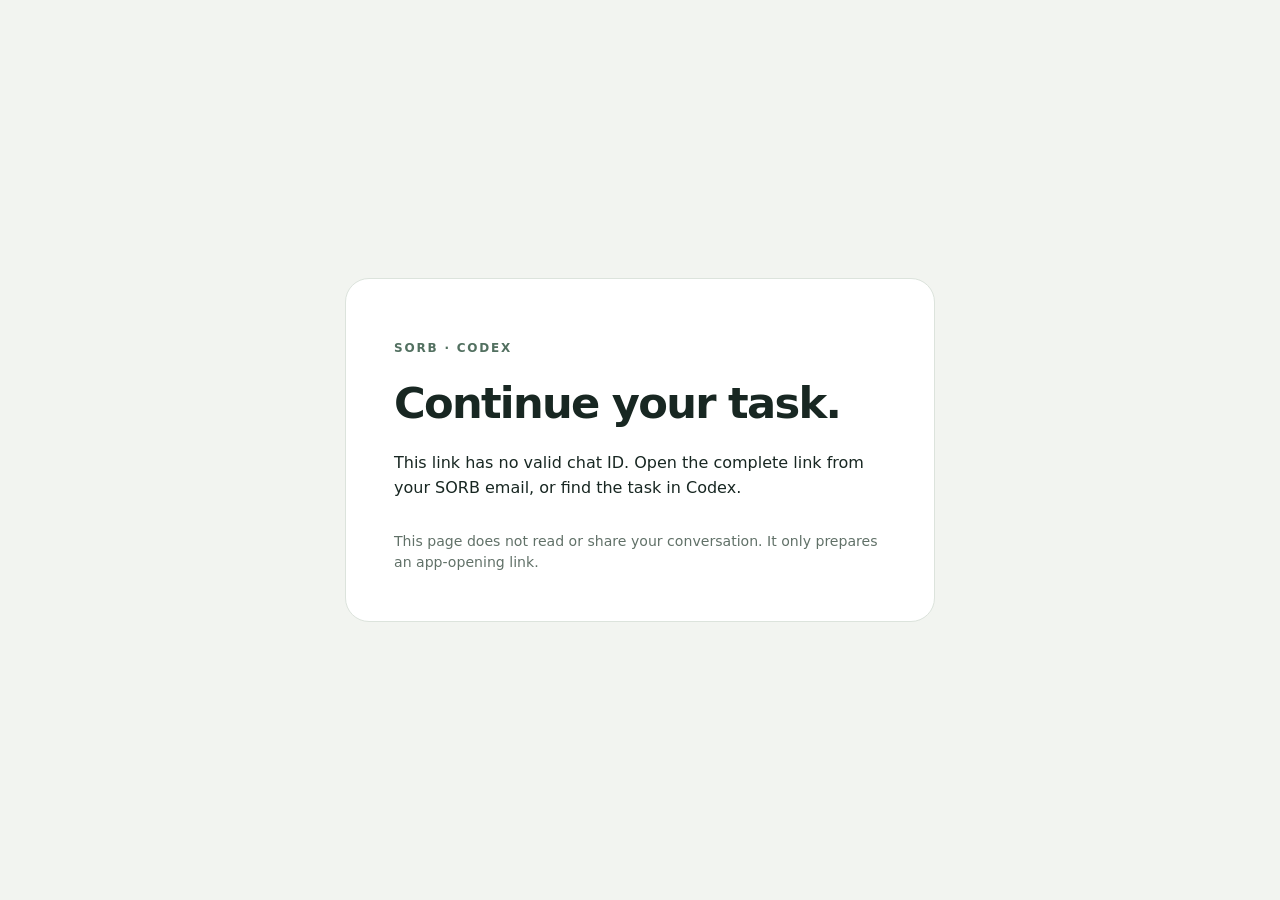
<file: index.html>
<!doctype html>
<html lang="en">
<head>
  <meta charset="utf-8">
  <meta name="viewport" content="width=device-width, initial-scale=1">
  <meta name="referrer" content="no-referrer">
  <meta name="robots" content="noindex, nofollow">
  <meta http-equiv="Content-Security-Policy" content="default-src 'none'; script-src 'self'; style-src 'self'; base-uri 'none'; form-action 'none'; connect-src 'none'">
  <title>Open your Codex chat</title>
  <link rel="stylesheet" href="styles.css">
  <script type="module" src="launch.js?v=button-pc-1"></script>
</head>
<body>
  <main>
    <p class="eyebrow">SORB · CODEX</p>
    <h1>Continue your task.</h1>
    <p id="status" role="status">Checking this chat link…</p>
    <a id="open-chat" class="button" hidden rel="noreferrer">Open in Codex <span aria-hidden="true">↗</span></a>
    <p id="launch-note" class="muted" hidden>Your browser may ask permission to open the desktop app.</p>
    <section id="fallback" hidden aria-labelledby="fallback-title">
      <h2 id="fallback-title">If the app doesn’t open</h2>
      <p>On your Codex PC, copy this address into <strong>Windows+R</strong>, then press Enter.</p>
      <code id="address"></code>
      <button id="copy-address" type="button">Copy address</button>
      <p id="copy-status" role="status"></p>
    </section>
    <section id="phone-help" hidden aria-labelledby="phone-title">
      <h2 id="phone-title">Find your task on Android</h2>
      <p>Open ChatGPT, choose <strong>Codex</strong> or <strong>Remote</strong>, select your connected computer, and find the task. Your computer must be awake and online.</p>
      <p class="muted">The button opens Codex. Select the conversation yourself using the task name in your email.</p>
    </section>
    <footer>This page does not read or share your conversation. It only prepares an app-opening link.</footer>
    <noscript>Enable JavaScript to prepare the chat link, or find the task in Codex by its name.</noscript>
  </main>
</body>
</html>
</file>
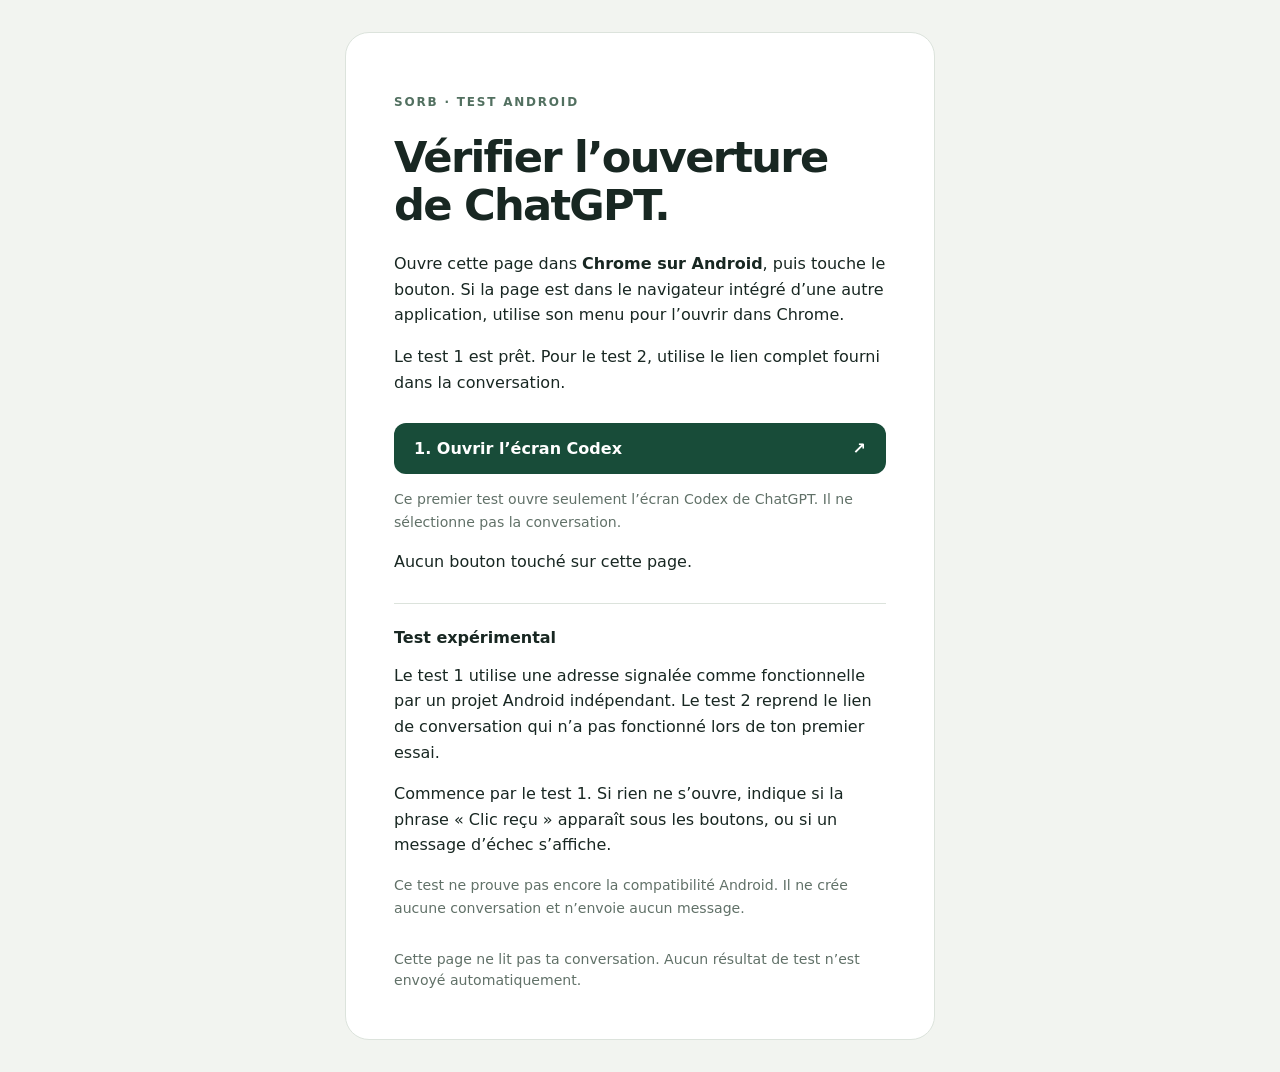
<file: android-test.html>
<!doctype html>
<html lang="fr">
<head>
  <meta charset="utf-8">
  <meta name="viewport" content="width=device-width, initial-scale=1">
  <meta name="referrer" content="no-referrer">
  <meta name="robots" content="noindex, nofollow">
  <meta http-equiv="Content-Security-Policy" content="default-src 'none'; script-src 'self'; style-src 'self'; base-uri 'none'; form-action 'none'; connect-src 'none'">
  <title>Test d’ouverture Codex sur Android</title>
  <link rel="stylesheet" href="styles.css">
  <script type="module" src="android-test.js?v=2"></script>
</head>
<body>
  <main>
    <p class="eyebrow">SORB · TEST ANDROID</p>
    <h1>Vérifier l’ouverture de ChatGPT.</h1>
    <p>Ouvre cette page dans <strong>Chrome sur Android</strong>, puis touche le bouton. Si la page est dans le navigateur intégré d’une autre application, utilise son menu pour l’ouvrir dans Chrome.</p>
    <p id="status" role="status">Vérification du lien…</p>
    <a id="android-entry" class="button" hidden rel="noreferrer">1. Ouvrir l’écran Codex <span aria-hidden="true">↗</span></a>
    <p class="muted">Ce premier test ouvre seulement l’écran Codex de ChatGPT. Il ne sélectionne pas la conversation.</p>
    <a id="android-open" class="button" hidden rel="noreferrer">2. Ouvrir la conversation <span aria-hidden="true">↗</span></a>
    <p id="click-status" role="status">Aucun bouton touché sur cette page.</p>
    <section>
      <h2>Test expérimental</h2>
      <p>Le test 1 utilise une adresse signalée comme fonctionnelle par un projet Android indépendant. Le test 2 reprend le lien de conversation qui n’a pas fonctionné lors de ton premier essai.</p>
      <p>Commence par le test 1. Si rien ne s’ouvre, indique si la phrase « Clic reçu » apparaît sous les boutons, ou si un message d’échec s’affiche.</p>
      <p class="muted">Ce test ne prouve pas encore la compatibilité Android. Il ne crée aucune conversation et n’envoie aucun message.</p>
    </section>
    <footer>Cette page ne lit pas ta conversation. Aucun résultat de test n’est envoyé automatiquement.</footer>
    <noscript>JavaScript est nécessaire pour préparer ce lien de test.</noscript>
  </main>
</body>
</html>
</file>
<file: styles.css>
:root { color-scheme: light dark; font-family: system-ui, sans-serif; background: #f2f4f0; color: #182722; }
* { box-sizing: border-box; }
body { margin: 0; min-height: 100vh; display: grid; place-items: center; padding: 32px 16px; }
main { width: min(100%, 590px); background: #fff; padding: clamp(24px, 6vw, 48px); border: 1px solid #dce3dc; border-radius: 24px; }
.eyebrow { color: #527060; font-size: .75rem; font-weight: 700; letter-spacing: .15em; }
h1 { font-size: clamp(2rem, 7vw, 2.7rem); line-height: 1.1; letter-spacing: -.04em; margin: 22px 0; }
h2 { font-size: 1rem; margin: 0 0 10px; }
p { line-height: 1.6; }
.button { display: flex; align-items: center; justify-content: space-between; margin: 28px 0 12px; padding: 16px 20px; border-radius: 12px; background: #184c39; color: white; text-decoration: none; font-weight: 650; }
[hidden] { display: none !important; }
section { border-top: 1px solid #dce3dc; margin-top: 28px; padding-top: 24px; }
.muted, footer { color: #617168; font-size: .88rem; }
code { display: block; overflow-wrap: anywhere; padding: 14px; background: #f2f4f0; border-radius: 8px; font-size: .82rem; line-height: 1.5; }
button { margin-top: 12px; padding: 10px 16px; border: 1px solid #acbdb2; border-radius: 8px; background: transparent; color: inherit; font: inherit; cursor: pointer; }
a:focus-visible, button:focus-visible { outline: 3px solid #ca8c32; outline-offset: 4px; }
footer { margin-top: 30px; line-height: 1.5; }
@media (prefers-color-scheme: dark) {
  :root { background: #111a16; color: #eef3ef; }
  main { background: #1a2720; border-color: #35463b; }
  .eyebrow, .muted, footer { color: #a7bbae; }
  section { border-color: #35463b; }
  code { background: #111a16; }
  .button { background: #b7e8cb; color: #112d1e; }
}
</file>
